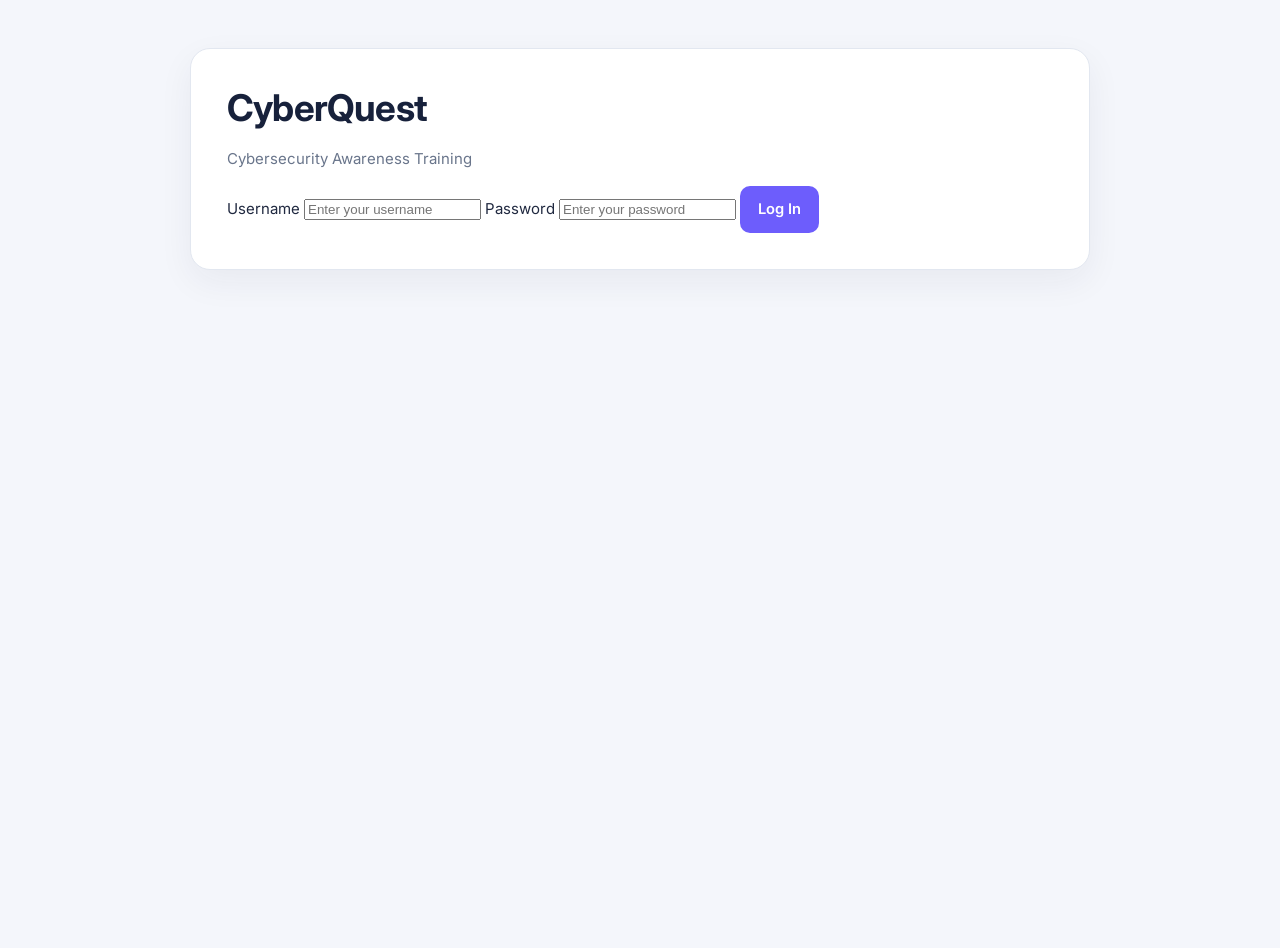
<file: fontend/index.html>
<!DOCTYPE html>
<html lang="en">
<head>
    <meta charset="UTF-8">
    <meta name="viewport" content="width=device-width, initial-scale=1.0">

    <title>CyberQuest - Login</title>

    <link rel="stylesheet" href="style.css">
</head>

<body>

    <main class="login-container">

        <h1>CyberQuest</h1>

        <p>Cybersecurity Awareness Training</p>

        <form id="loginForm">

            <label for="username">Username</label>
            <input
                type="text"
                id="username"
                placeholder="Enter your username"
                required
            >

            <label for="password">Password</label>
            <input
                type="password"
                id="password"
                placeholder="Enter your password"
                required
            >

            <button type="submit">Log In</button>

        </form>

    </main>

    <script src="app.js"></script>

</body>
</html>
</file>
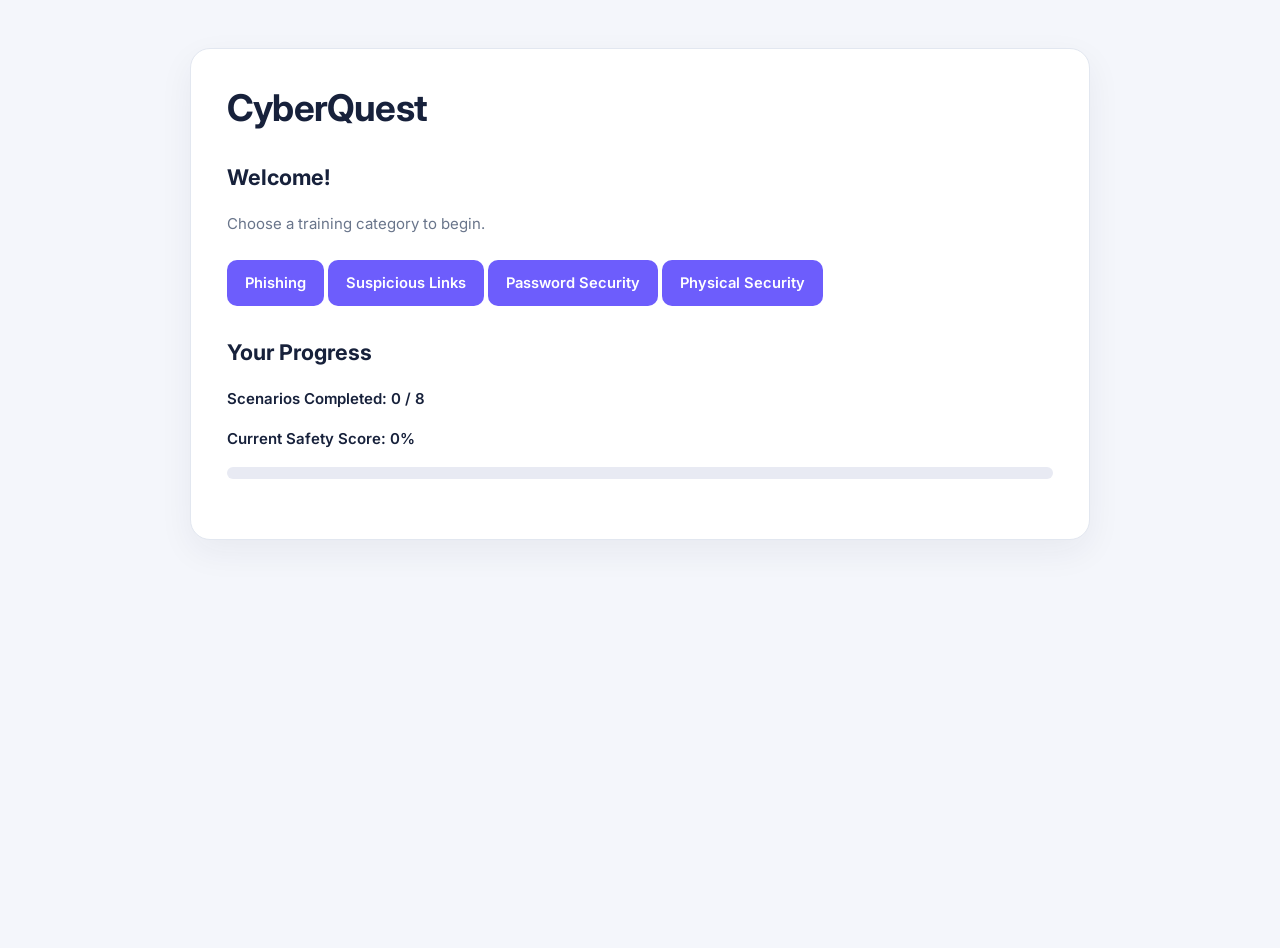
<file: fontend/dashboard.html>
<!DOCTYPE html>
<html lang="en">

<head>
    <meta charset="UTF-8">
    <meta name="viewport" content="width=device-width, initial-scale=1.0">

    <title>CyberQuest - Dashboard</title>

    <link rel="stylesheet" href="style.css">
</head>

<body>

    <main>

        <h1>CyberQuest</h1>

        <h2>Welcome!</h2>

        <p>Choose a training category to begin.</p>

        <section>

            <button onclick="window.location.href='scenarios/phishing.html'">
                Phishing
            </button>

            <button onclick="window.location.href='scenarios/links/links.html'">
                Suspicious Links
            </button>

            <button onclick="window.location.href='scenarios/password/password.html'">
                Password Security
            </button>

            <button onclick="window.location.href='scenarios/physical/physical.html'">
                Physical Security
            </button>

        </section>

        <section>

            <h2>Your Progress</h2>

            <p id="completedCount">Scenarios Completed: 0 / 8</p>

            <p id="safetyScore">Current Safety Score: 0%</p>

            <div class="progress-container">
                <div id="progressBar" class="progress-bar"></div>
            </div>

        </section>

    </main>


<script>
    const allScenarios = [
        "1",
        "2",
        "badlink1",
        "badlink2",
        "password1",
        "password2",
        "physical1",
        "physical2"
    ];

    const completed = JSON.parse(
        localStorage.getItem("completedScenarios") || "[]"
    );

    // Count completed scenarios that belong to this project.
    const validCompleted = allScenarios.filter(
        scenario => completed.includes(scenario)
    );

    document.getElementById("completedCount").textContent =
        "Scenarios Completed: " +
        validCompleted.length + " / " + allScenarios.length;

    // Average the latest score from each completed scenario.
    let totalScore = 0;

    validCompleted.forEach(function(scenario) {
        totalScore += Number(
            localStorage.getItem(scenario + "Percent") || 0
        );
    });

    const safetyScore = validCompleted.length > 0
        ? Math.round(totalScore / validCompleted.length)
        : 0;

    document.getElementById("safetyScore").textContent =
        "Current Safety Score: " + safetyScore + "%";

    // Update the visual progress bar.
    const progress = (
        validCompleted.length / allScenarios.length
    ) * 100;

    document.getElementById("progressBar").style.width =
        progress + "%";
</script>

</body>

</html>
</file>
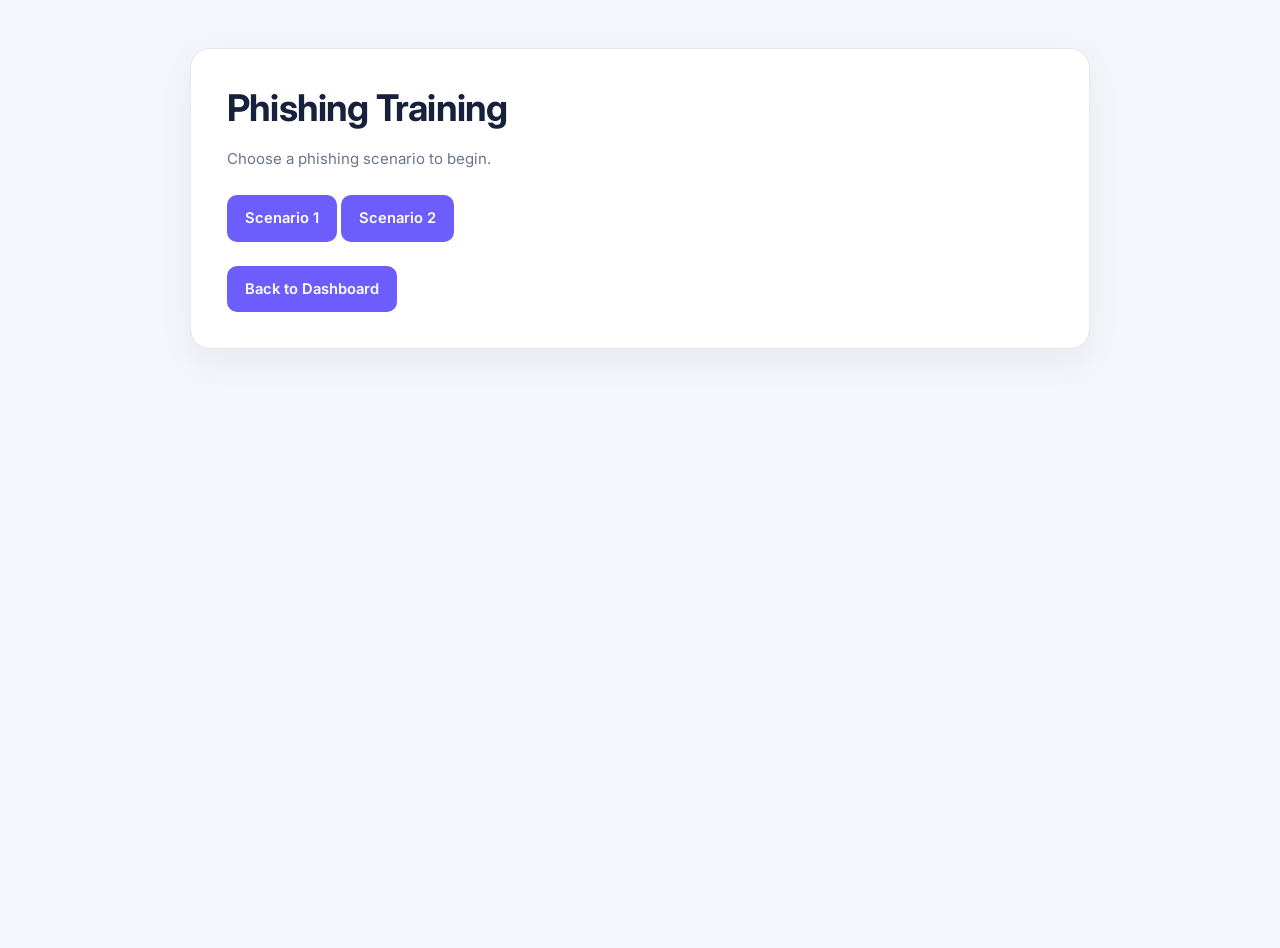
<file: fontend/scenarios/phishing.html>
<!DOCTYPE html>
<html lang="en">

<head>
    <meta charset="UTF-8">
    <meta name="viewport" content="width=device-width, initial-scale=1.0">

    <title>CyberQuest - Phishing</title>

   <link rel="stylesheet" href="../style.css">
</head>

<body>

    <main>

        <h1>Phishing Training</h1>

        <p>
            Choose a phishing scenario to begin.
        </p>

        <section>

           <button onclick="window.location.href='phishing/phishingscenario1.html'">
                Scenario 1
            </button>

            <button onclick="window.location.href='phishing/phishingscenario2.html'">
                Scenario 2
            </button>

        </section>

        <button onclick="window.location.href='../dashboard.html'">
        Back to Dashboard
        </button>

    </main>

</body>

</html>
</file>
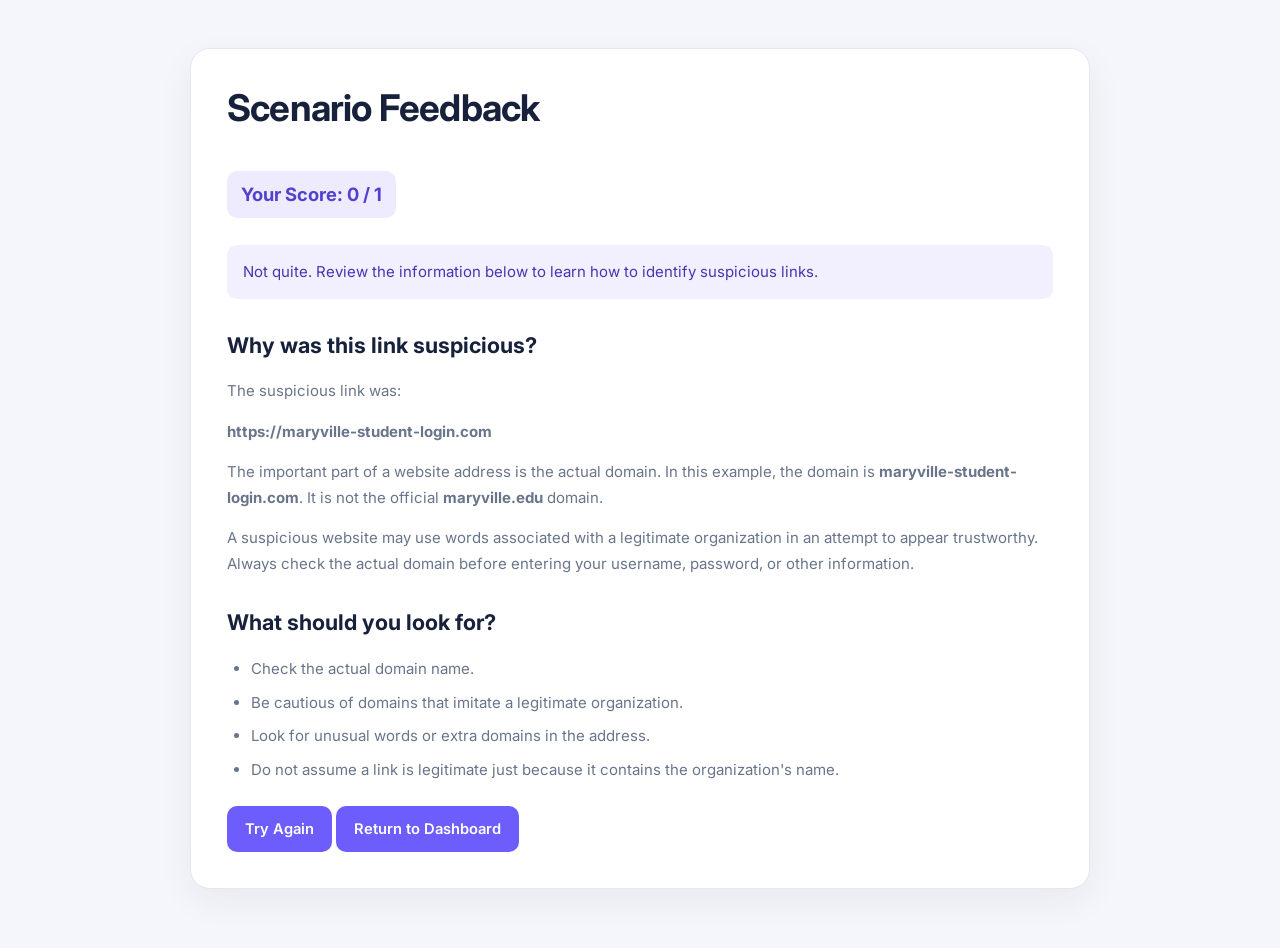
<file: fontend/feedback/links/badlinkfeedback1.html>
<!DOCTYPE html>
<html lang="en">

<head>
    <meta charset="UTF-8">

    <title>CyberQuest - Suspicious Links Feedback</title>

    <link rel="stylesheet" href="../../style.css">
</head>

<body>

    <main>

        <h1>Scenario Feedback</h1>

        <h2 id="score"></h2>

        <p id="feedbackMessage"></p>


        <section>

            <h2>Why was this link suspicious?</h2>

            <p>
                The suspicious link was:
            </p>

            <p>
                <strong>
                    https://maryville-student-login.com
                </strong>
            </p>

            <p>
                The important part of a website address is the actual
                domain. In this example, the domain is
                <strong>maryville-student-login.com</strong>.
                It is not the official <strong>maryville.edu</strong>
                domain.
            </p>

            <p>
                A suspicious website may use words associated with a
                legitimate organization in an attempt to appear trustworthy.
                Always check the actual domain before entering your username,
                password, or other information.
            </p>

        </section>


        <section>

            <h2>What should you look for?</h2>

            <ul>

                <li>
                    Check the actual domain name.
                </li>

                <li>
                    Be cautious of domains that imitate a legitimate
                    organization.
                </li>

                <li>
                    Look for unusual words or extra domains in the address.
                </li>

                <li>
                    Do not assume a link is legitimate just because it
                    contains the organization's name.
                </li>

            </ul>

        </section>


        <button onclick="window.location.href='../../scenarios/links/badlink1.html'">
             Try Again
        </button>

        <button onclick="window.location.href='../../dashboard.html'">
            Return to Dashboard
        </button>

    </main>


    <script>

        const score = localStorage.getItem("badlink1Score") || 0;

        document.getElementById("score").textContent =
            "Your Score: " + score + " / 1";


        if (Number(score) === 1) {

            document.getElementById("feedbackMessage").textContent =
                "Correct! You identified the suspicious link.";

        } else {

            document.getElementById("feedbackMessage").textContent =
                "Not quite. Review the information below to learn how to identify suspicious links.";

        }

    </script>

</body>

</html>
</file>
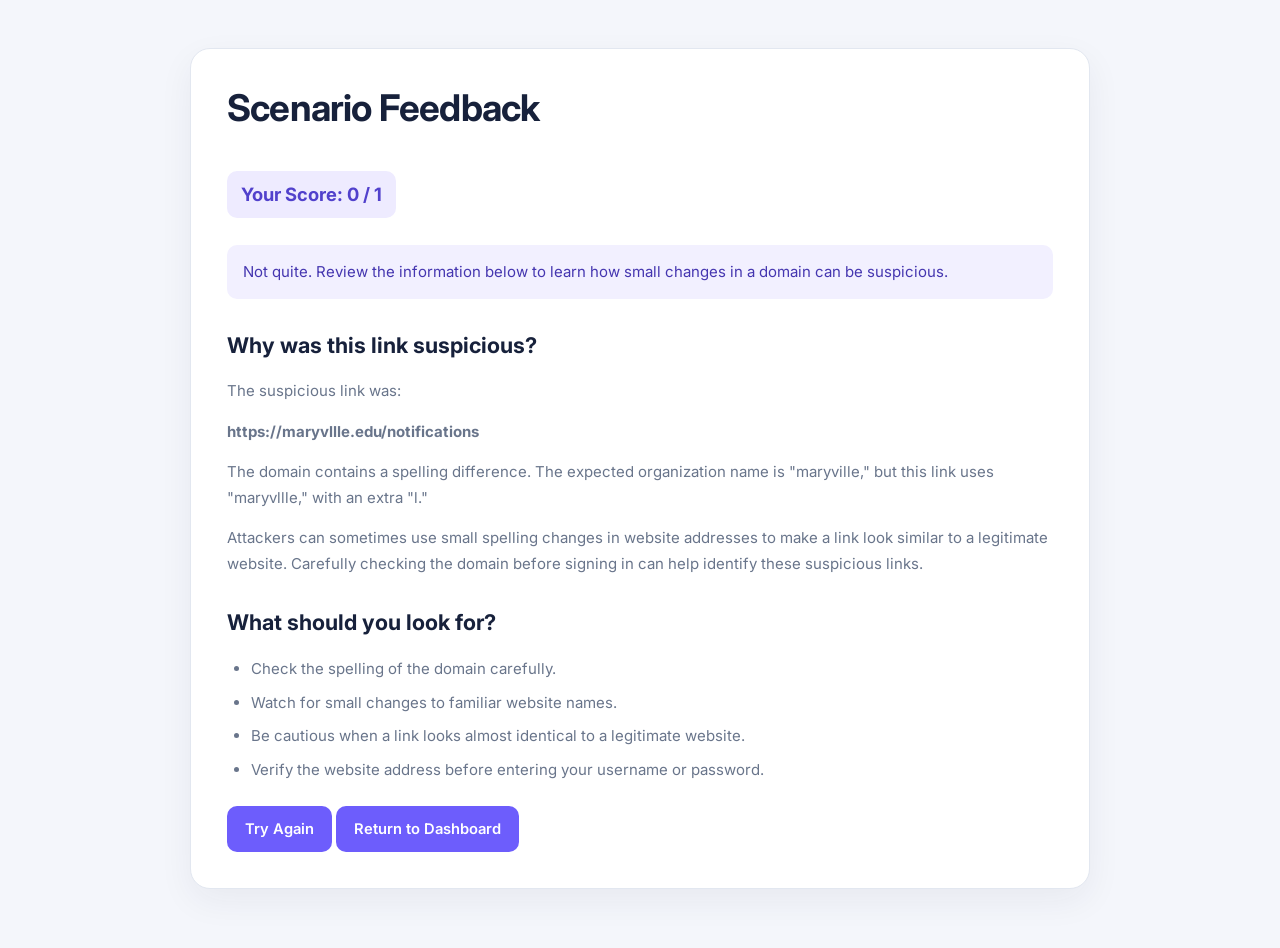
<file: fontend/feedback/links/badlinkfeedback2.html>
<!DOCTYPE html>
<html lang="en">

<head>
    <meta charset="UTF-8">

    <title>CyberQuest - Suspicious Links Feedback</title>

    <link rel="stylesheet" href="../../style.css">
</head>

<body>

    <main>

        <h1>Scenario Feedback</h1>

        <h2 id="score"></h2>

        <p id="feedbackMessage"></p>

        <section>

            <h2>Why was this link suspicious?</h2>

            <p>
                The suspicious link was:
            </p>

            <p>
                <strong>
                    https://maryvllle.edu/notifications
                </strong>
            </p>

            <p>
                The domain contains a spelling difference. The expected
                organization name is "maryville," but this link uses
                "maryvllle," with an extra "l."
            </p>

            <p>
                Attackers can sometimes use small spelling changes in
                website addresses to make a link look similar to a
                legitimate website. Carefully checking the domain before
                signing in can help identify these suspicious links.
            </p>

        </section>

        <section>

            <h2>What should you look for?</h2>

            <ul>

                <li>
                    Check the spelling of the domain carefully.
                </li>

                <li>
                    Watch for small changes to familiar website names.
                </li>

                <li>
                    Be cautious when a link looks almost identical to a
                    legitimate website.
                </li>

                <li>
                    Verify the website address before entering your
                    username or password.
                </li>

            </ul>

        </section>

        <button onclick="window.location.href='../../scenarios/links/badlink2.html'">
            Try Again
        </button>

        <button onclick="window.location.href='../../dashboard.html'">
            Return to Dashboard
        </button>

    </main>

    <script>

        const score = localStorage.getItem("badlink2Score") || 0;

        document.getElementById("score").textContent =
            "Your Score: " + score + " / 1";


        if (Number(score) === 1) {

            document.getElementById("feedbackMessage").textContent =
                "Correct! You noticed the small spelling difference in the domain.";

        } else {

            document.getElementById("feedbackMessage").textContent =
                "Not quite. Review the information below to learn how small changes in a domain can be suspicious.";

        }

    </script>

</body>

</html>
</file>
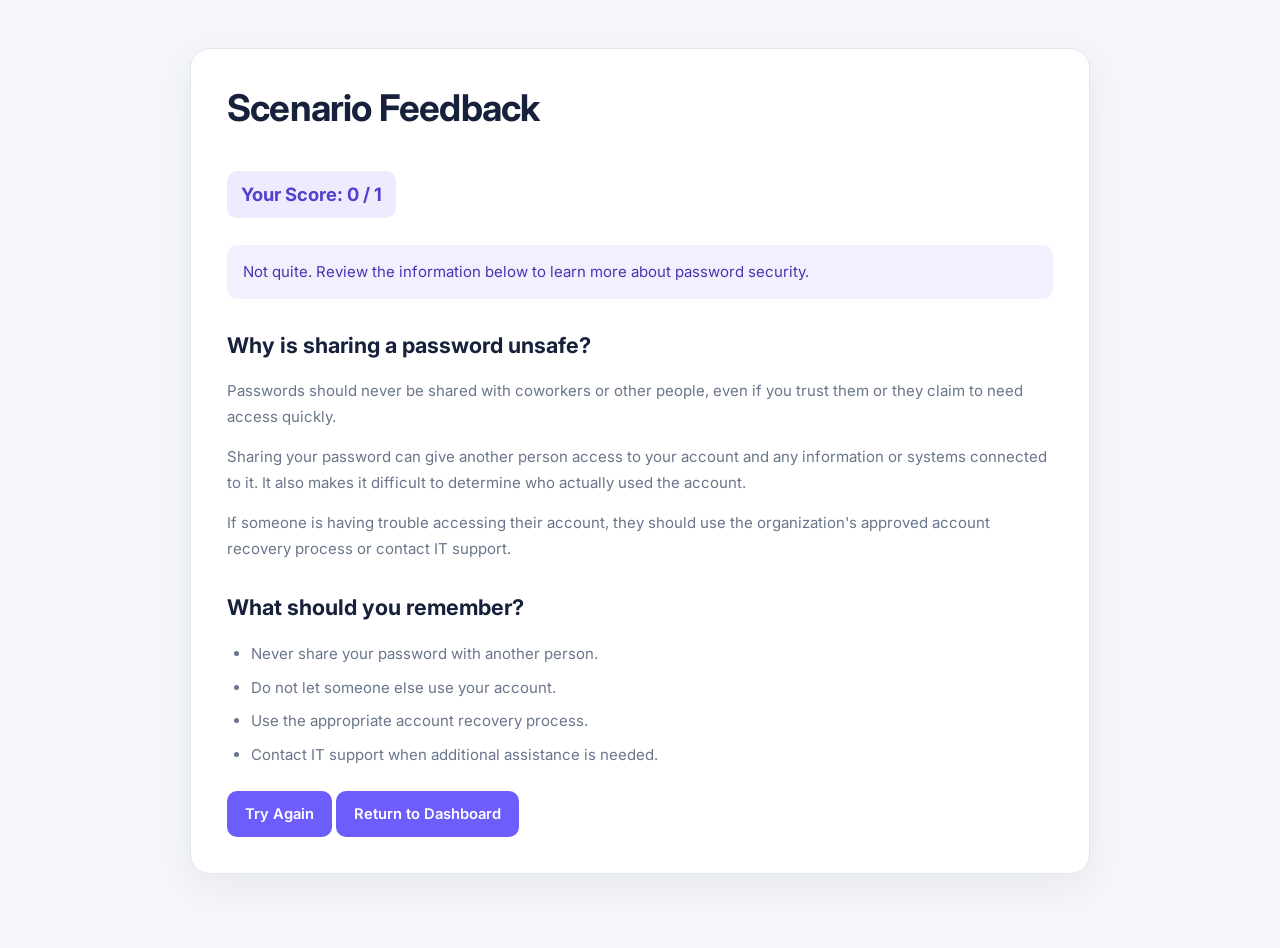
<file: fontend/feedback/password/passwordfeedback1.html>
<!DOCTYPE html>
<html lang="en">

<head>
    <meta charset="UTF-8">

    <title>CyberQuest - Password Security Feedback</title>

    <link rel="stylesheet" href="../../style.css">
</head>

<body>

    <main>

        <h1>Scenario Feedback</h1>

        <h2 id="score"></h2>

        <p id="feedbackMessage"></p>

        <section>

            <h2>Why is sharing a password unsafe?</h2>

            <p>
                Passwords should never be shared with coworkers or other
                people, even if you trust them or they claim to need access
                quickly.
            </p>

            <p>
                Sharing your password can give another person access to your
                account and any information or systems connected to it.
                It also makes it difficult to determine who actually used
                the account.
            </p>

            <p>
                If someone is having trouble accessing their account, they
                should use the organization's approved account recovery
                process or contact IT support.
            </p>

        </section>

        <section>

            <h2>What should you remember?</h2>

            <ul>

                <li>
                    Never share your password with another person.
                </li>

                <li>
                    Do not let someone else use your account.
                </li>

                <li>
                    Use the appropriate account recovery process.
                </li>

                <li>
                    Contact IT support when additional assistance is needed.
                </li>

            </ul>

        </section>

        <button onclick="window.location.href='../../scenarios/password/password1.html'">
            Try Again
        </button>

        <button onclick="window.location.href='../../dashboard.html'">
            Return to Dashboard
        </button>

    </main>

    <script>

        const score = localStorage.getItem("password1Score") || 0;

        document.getElementById("score").textContent =
            "Your Score: " + score + " / 1";

        if (Number(score) === 1) {

            document.getElementById("feedbackMessage").textContent =
                "Correct! You should never share your password with another person.";

        } else {

            document.getElementById("feedbackMessage").textContent =
                "Not quite. Review the information below to learn more about password security.";

        }

    </script>

</body>

</html>
</file>
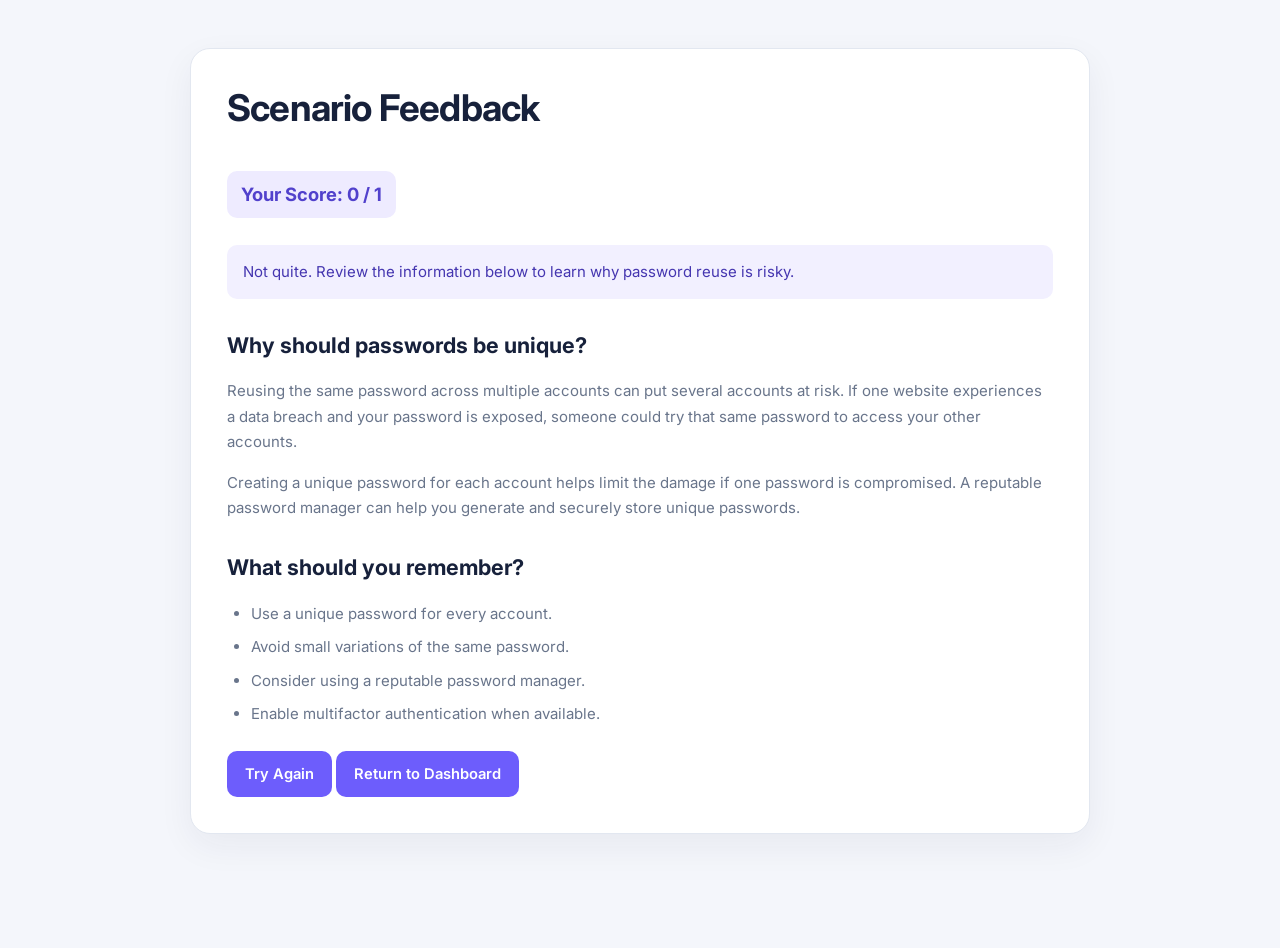
<file: fontend/feedback/password/passwordfeedback2.html>
<!DOCTYPE html>
<html lang="en">

<head>
    <meta charset="UTF-8">
    <meta name="viewport" content="width=device-width, initial-scale=1.0">

    <title>CyberQuest - Password Security Feedback</title>

    <link rel="stylesheet" href="../../style.css">
</head>

<body>

    <main>

        <h1>Scenario Feedback</h1>

        <h2 id="score"></h2>

        <p id="feedbackMessage"></p>

        <section>

            <h2>Why should passwords be unique?</h2>

            <p>
                Reusing the same password across multiple accounts can put
                several accounts at risk. If one website experiences a data
                breach and your password is exposed, someone could try that
                same password to access your other accounts.
            </p>

            <p>
                Creating a unique password for each account helps limit the
                damage if one password is compromised. A reputable password
                manager can help you generate and securely store unique
                passwords.
            </p>

        </section>

        <section>

            <h2>What should you remember?</h2>

            <ul>
                <li>Use a unique password for every account.</li>
                <li>Avoid small variations of the same password.</li>
                <li>Consider using a reputable password manager.</li>
                <li>Enable multifactor authentication when available.</li>
            </ul>

        </section>

        <button onclick="window.location.href='../../scenarios/password/password2.html'">
            Try Again
        </button>

        <button onclick="window.location.href='../../dashboard.html'">
            Return to Dashboard
        </button>

    </main>

    <script>
        const score = localStorage.getItem("password2Score") || 0;

        document.getElementById("score").textContent =
            "Your Score: " + score + " / 1";

        if (Number(score) === 1) {
            document.getElementById("feedbackMessage").textContent =
                "Correct! Using unique passwords helps protect your other accounts.";
        } else {
            document.getElementById("feedbackMessage").textContent =
                "Not quite. Review the information below to learn why password reuse is risky.";
        }
    </script>

</body>

</html>
</file>
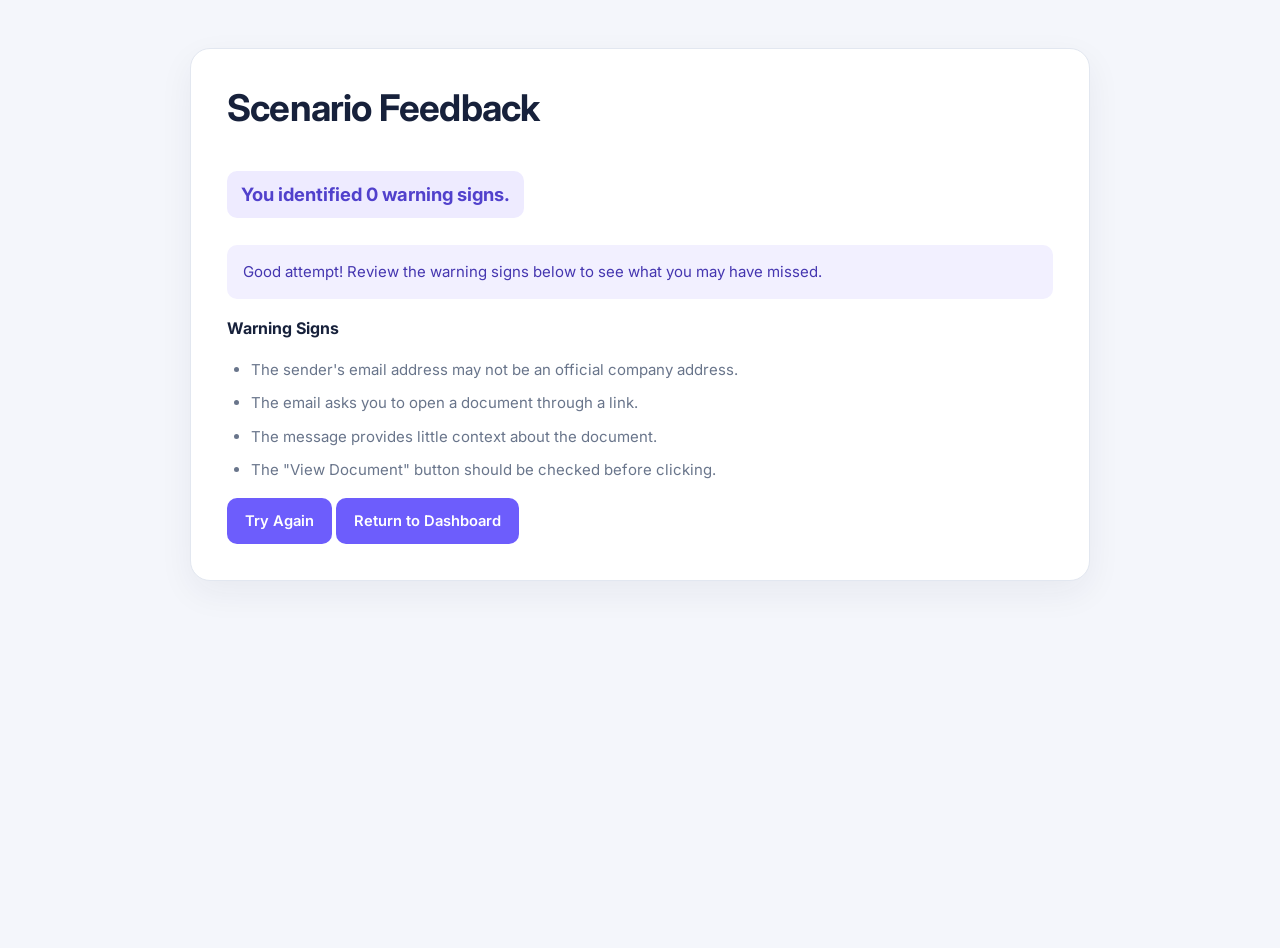
<file: fontend/feedback/phishing/phishfeedback2.html>
<!DOCTYPE html>
<html lang="en">

<head>
    <meta charset="UTF-8">
    <meta name="viewport" content="width=device-width, initial-scale=1.0">
    <title>CyberQuest - Phishing Feedback</title>
    <link rel="stylesheet" href="../../style.css">
</head>

<body>

    <main>

        <h1>Scenario Feedback</h1>

        <h2 id="score"></h2>

        <p id="feedbackMessage"></p>

        <h3>Warning Signs</h3>

        <ul>
            <li>The sender's email address may not be an official company address.</li>
            <li>The email asks you to open a document through a link.</li>
            <li>The message provides little context about the document.</li>
            <li>The "View Document" button should be checked before clicking.</li>
        </ul>

        <button onclick="window.location.href='../../scenarios/phishing/phishingscenario2.html'">
            Try Again
        </button>

        <button onclick="window.location.href='../../dashboard.html'">
            Return to Dashboard
        </button>

    </main>

    <script>
        const score = localStorage.getItem("2Score") || 0;

        document.getElementById("score").textContent =
            "You identified " + score + " warning signs.";

        if (Number(score) === 4) {
            document.getElementById("feedbackMessage").textContent =
                "Great job! You identified all of the suspicious elements.";
        } else {
            document.getElementById("feedbackMessage").textContent =
                "Good attempt! Review the warning signs below to see what you may have missed.";
        }
    </script>

</body>

</html>
</file>
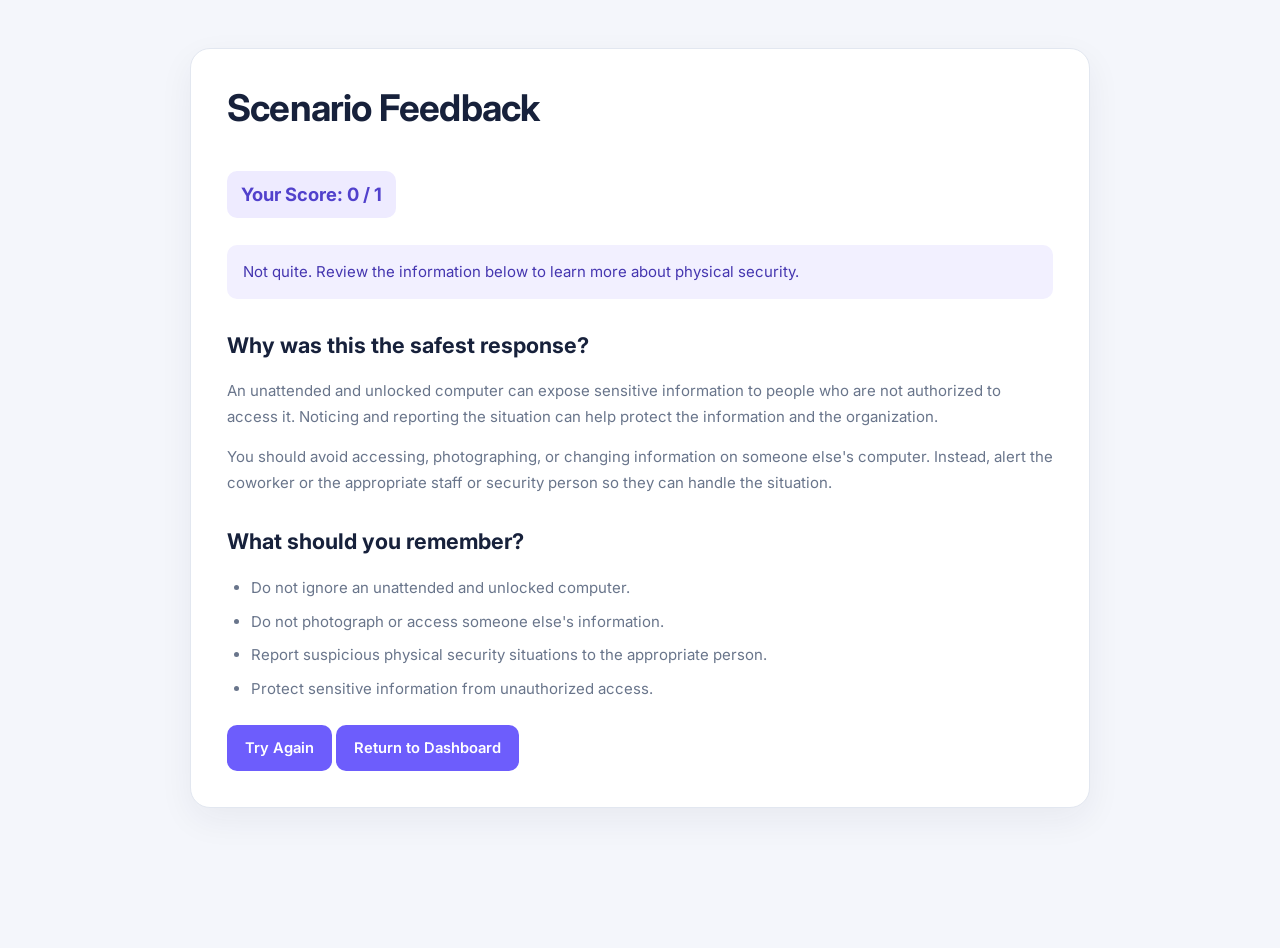
<file: fontend/feedback/physical/physicalfeedback1.html>
<!DOCTYPE html>
<html lang="en">

<head>
    <meta charset="UTF-8">

    <title>CyberQuest - Physical Security Feedback</title>

    <link rel="stylesheet" href="../../style.css">
</head>

<body>

    <main>

        <h1>Scenario Feedback</h1>

        <h2 id="score"></h2>

        <p id="feedbackMessage"></p>

        <section>

            <h2>Why was this the safest response?</h2>

            <p>
                An unattended and unlocked computer can expose sensitive
                information to people who are not authorized to access it.
                Noticing and reporting the situation can help protect the
                information and the organization.
            </p>

            <p>
                You should avoid accessing, photographing, or changing
                information on someone else's computer. Instead, alert the
                coworker or the appropriate staff or security person so they
                can handle the situation.
            </p>

        </section>

        <section>

            <h2>What should you remember?</h2>

            <ul>

                <li>
                    Do not ignore an unattended and unlocked computer.
                </li>

                <li>
                    Do not photograph or access someone else's information.
                </li>

                <li>
                    Report suspicious physical security situations to the
                    appropriate person.
                </li>

                <li>
                    Protect sensitive information from unauthorized access.
                </li>

            </ul>

        </section>

        <button onclick="window.location.href='../../scenarios/physical/physical1.html'">
            Try Again
        </button>

        <button onclick="window.location.href='../../dashboard.html'">
            Return to Dashboard
        </button>

    </main>

    <script>

        const score = localStorage.getItem("physical1Score") || 0;

        document.getElementById("score").textContent =
            "Your Score: " + score + " / 1";

        if (Number(score) === 1) {

            document.getElementById("feedbackMessage").textContent =
                "Correct! Reporting the situation helps protect sensitive information.";

        } else {

            document.getElementById("feedbackMessage").textContent =
                "Not quite. Review the information below to learn more about physical security.";

        }

    </script>

</body>

</html>
</file>
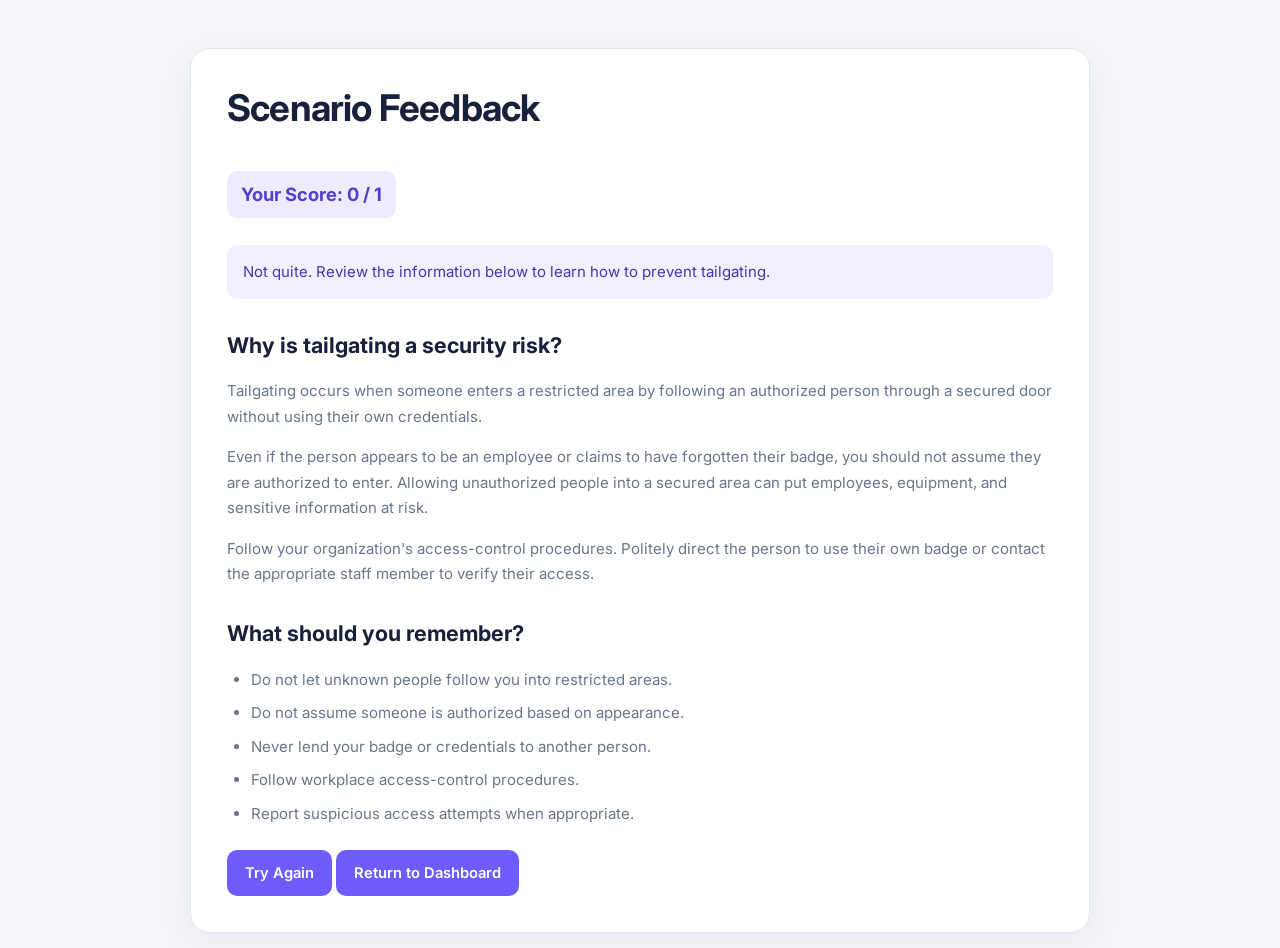
<file: fontend/feedback/physical/physicalfeedback2.html>
<!DOCTYPE html>
<html lang="en">

<head>
    <meta charset="UTF-8">
    <meta name="viewport" content="width=device-width, initial-scale=1.0">

    <title>CyberQuest - Physical Security Feedback</title>

    <link rel="stylesheet" href="../../style.css">
</head>

<body>

    <main>

        <h1>Scenario Feedback</h1>

        <h2 id="score"></h2>

        <p id="feedbackMessage"></p>

        <section>

            <h2>Why is tailgating a security risk?</h2>

            <p>
                Tailgating occurs when someone enters a restricted area
                by following an authorized person through a secured door
                without using their own credentials.
            </p>

            <p>
                Even if the person appears to be an employee or claims
                to have forgotten their badge, you should not assume
                they are authorized to enter. Allowing unauthorized
                people into a secured area can put employees, equipment,
                and sensitive information at risk.
            </p>

            <p>
                Follow your organization's access-control procedures.
                Politely direct the person to use their own badge or
                contact the appropriate staff member to verify their access.
            </p>

        </section>

        <section>

            <h2>What should you remember?</h2>

            <ul>
                <li>Do not let unknown people follow you into restricted areas.</li>
                <li>Do not assume someone is authorized based on appearance.</li>
                <li>Never lend your badge or credentials to another person.</li>
                <li>Follow workplace access-control procedures.</li>
                <li>Report suspicious access attempts when appropriate.</li>
            </ul>

        </section>

        <button onclick="window.location.href='../../scenarios/physical/physical2.html'">
            Try Again
        </button>

        <button onclick="window.location.href='../../dashboard.html'">
            Return to Dashboard
        </button>

    </main>

    <script>
        const score = localStorage.getItem("physical2Score") || 0;

        document.getElementById("score").textContent =
            "Your Score: " + score + " / 1";

        if (Number(score) === 1) {
            document.getElementById("feedbackMessage").textContent =
                "Correct! Verifying access helps protect restricted areas.";
        } else {
            document.getElementById("feedbackMessage").textContent =
                "Not quite. Review the information below to learn how to prevent tailgating.";
        }
    </script>

</body>

</html>
</file>
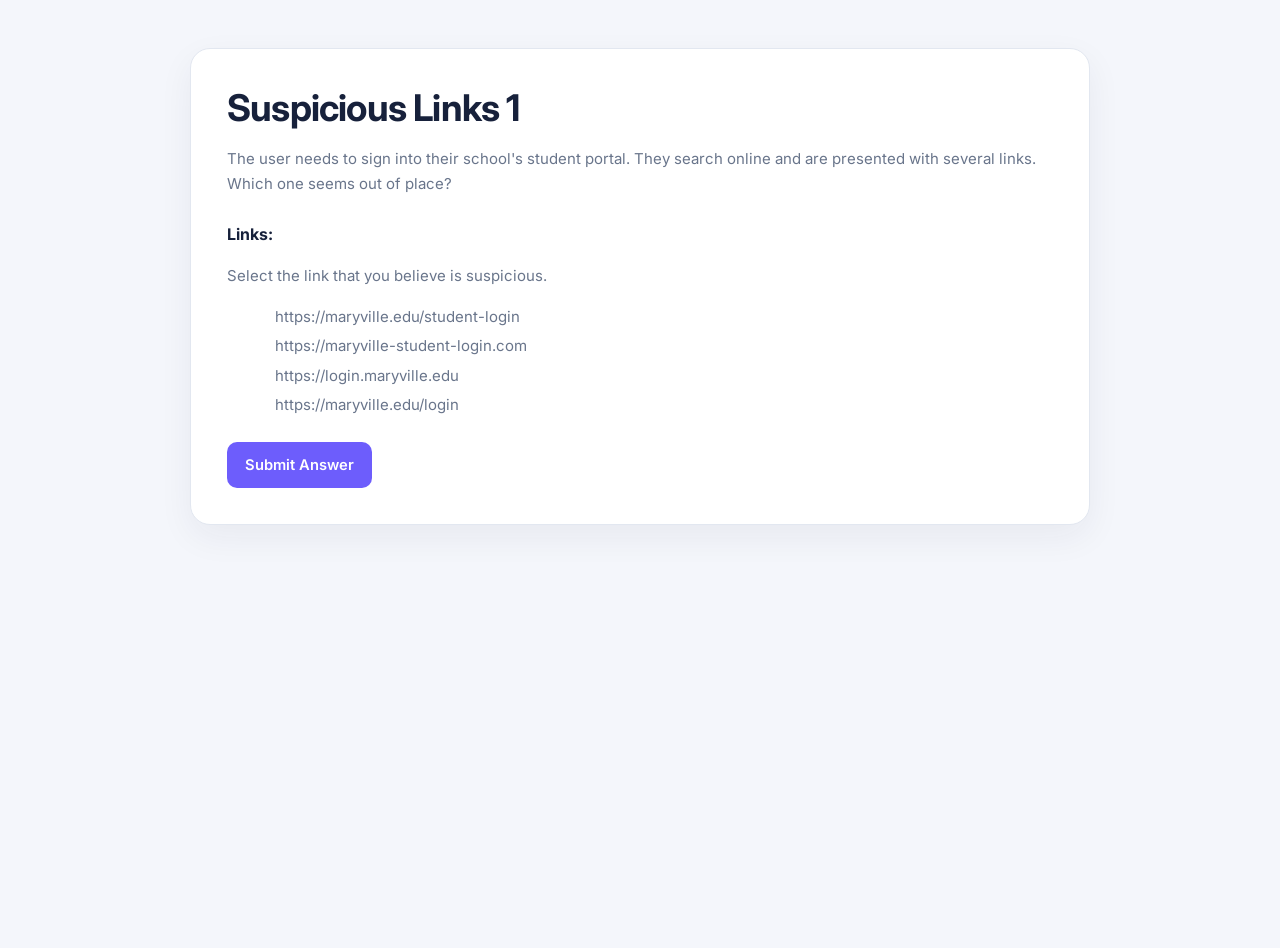
<file: fontend/scenarios/links/badlink1.html>
<!DOCTYPE html>
<html lang="en">

<head>
    <meta charset="UTF-8">

    <title>CyberQuest - Suspicious Links 1</title>

    <link rel="stylesheet" href="../../style.css">
</head>

<body data-scenario="badlink1">

    <main>

        <h1>Suspicious Links 1</h1>

        <p>
            The user needs to sign into their school's student portal.
            They search online and are presented with several links.
            Which one seems out of place?
        </p>

        <section>

            <h3>Links:</h3>

            <p>
                Select the link that you believe is suspicious.
            </p>
            
            <ul>
            <div class="link-options">

                <ol>
                <button class="selectable" data-answer="incorrect">
                    https://maryville.edu/student-login
                </button>
                </ol>

                <ol>
                <button class="selectable" data-answer="correct">
                    https://maryville-student-login.com
                </button>
                </ol>

                <ol>
                <button class="selectable" data-answer="incorrect">
                    https://login.maryville.edu
                </button>
                </ol>

                <ol>
                <button class="selectable" data-answer="incorrect">
                    https://maryville.edu/login
                </button>
                </ol>
            </div>
            </ul>
        </section>

        <button id="submitButton">
            Submit Answer
        </button>

    </main>

    <script src="../../app.js"></script>

</body>

</html>
</file>
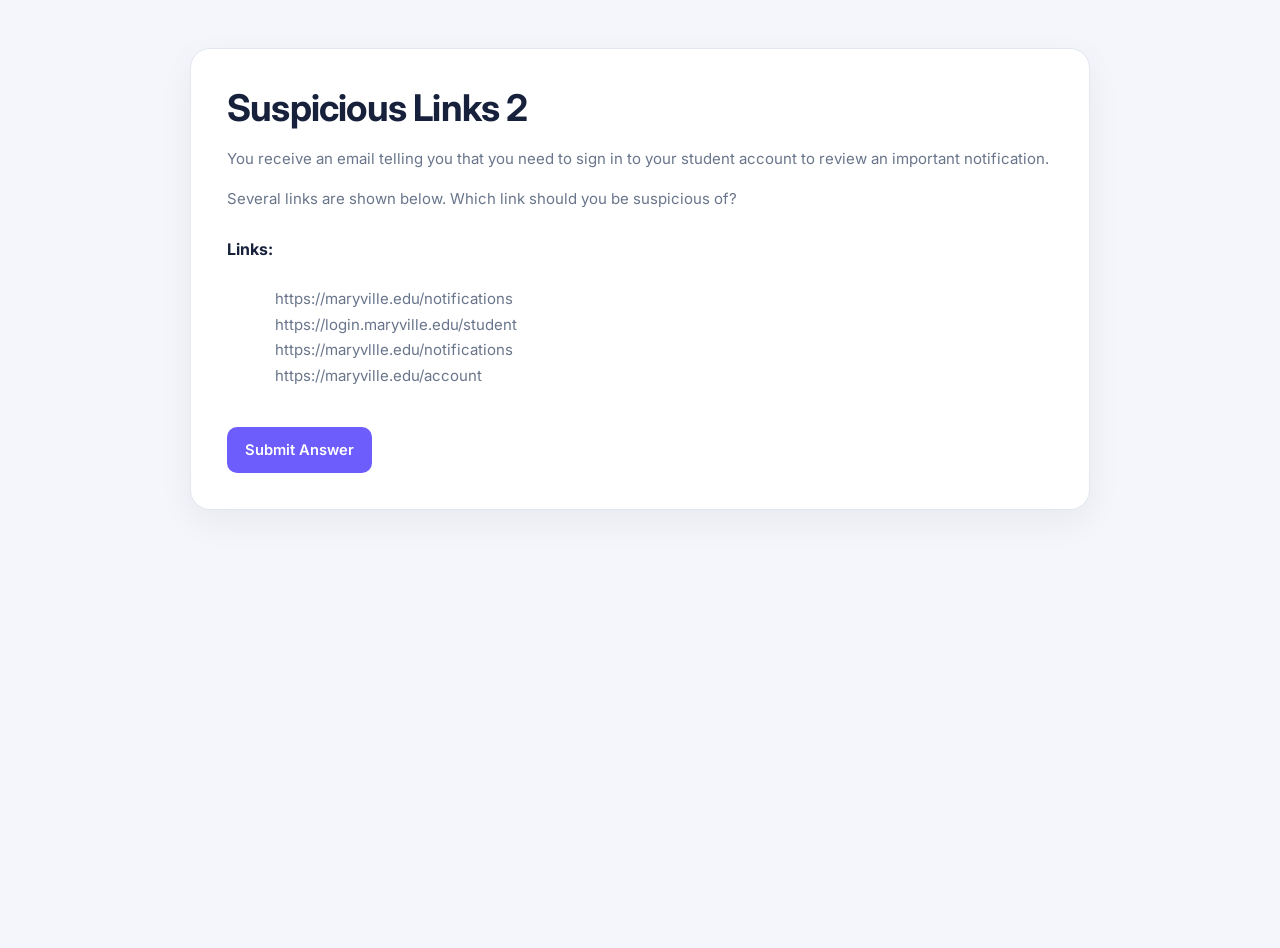
<file: fontend/scenarios/links/badlink2.html>
<!DOCTYPE html>
<html lang="en">

<head>
    <meta charset="UTF-8">

    <title>CyberQuest - Suspicious Links 2</title>

    <link rel="stylesheet" href="../../style.css">
</head>

<body data-scenario="badlink2" data-selection="single">

    <main>

        <h1>Suspicious Links 2</h1>

        <p>
            You receive an email telling you that you need to sign in to
            your student account to review an important notification.
        </p>

        <p>
            Several links are shown below. Which link should you be
            suspicious of?
        </p>

        <section>

            <h3>Links:</h3>

            <div class="link-options">

                <ul>

                    <ol>
                <button class="selectable" data-answer="incorrect">
                    https://maryville.edu/notifications
                </button>
                    </ol>
                    <ol>
                <button class="selectable" data-answer="incorrect">
                    https://login.maryville.edu/student
                </button>
                    </ol>
                    <ol>
                <button class="selectable" data-answer="correct">
                    https://maryvllle.edu/notifications
                </button>
                    </ol>
                    <ol>
                <button class="selectable" data-answer="incorrect">
                    https://maryville.edu/account
                </button>
                    </ol>
                </ul>
            </div>

        </section>

        <button id="submitButton">
            Submit Answer
        </button>

    </main>

    <script src="../../app.js"></script>

</body>

</html>
</file>
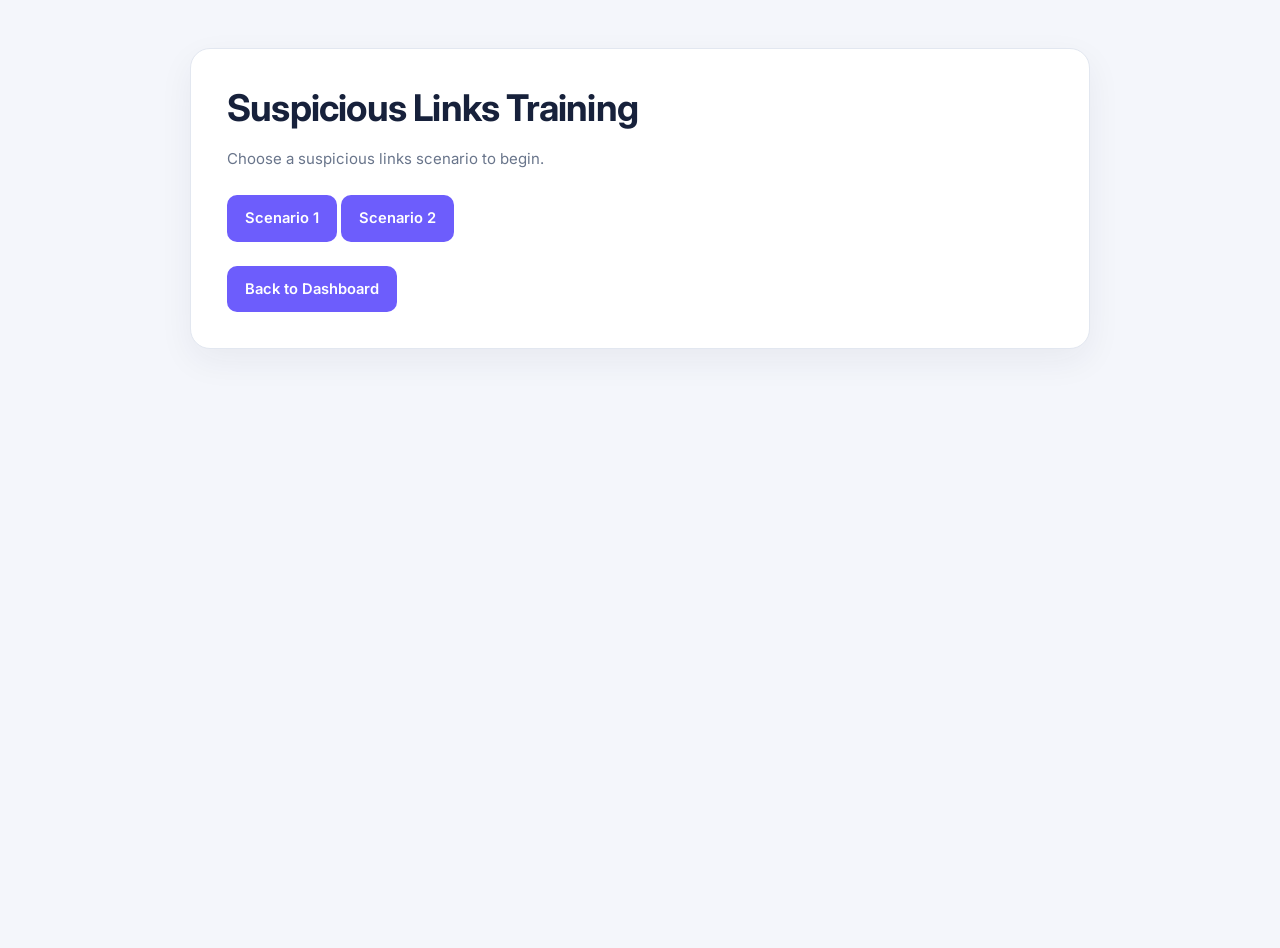
<file: fontend/scenarios/links/links.html>
<!DOCTYPE html>
<html lang="en">

<head>
    <meta charset="UTF-8">
    <meta name="viewport" content="width=device-width, initial-scale=1.0">

    <title>CyberQuest - Suspicious Links</title>

    <link rel="stylesheet" href="../../style.css">
</head>

<body>

    <main>

        <h1>Suspicious Links Training</h1>

        <p>
            Choose a suspicious links scenario to begin.
        </p>

        <section>

            <button onclick="window.location.href='badlink1.html'">
                Scenario 1
            </button>

            <button onclick="window.location.href='badlink2.html'">
                Scenario 2
            </button>

        </section>

        <button onclick="window.location.href='../../dashboard.html'">
            Back to Dashboard
        </button>

    </main>

</body>

</html>
</file>
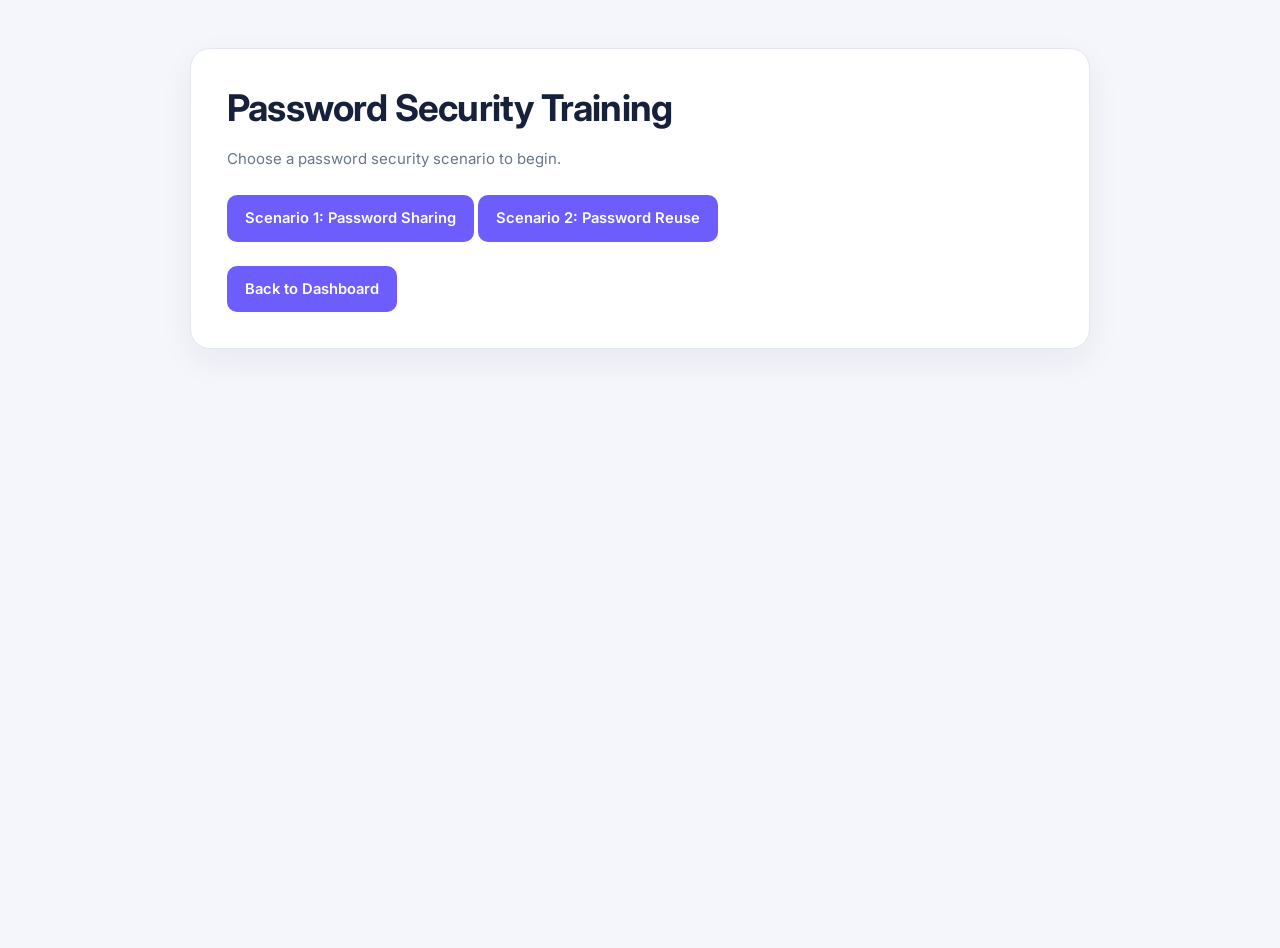
<file: fontend/scenarios/password/password.html>
<!DOCTYPE html>
<html lang="en">

<head>
    <meta charset="UTF-8">
    <meta name="viewport" content="width=device-width, initial-scale=1.0">

    <title>CyberQuest - Password Security</title>

    <link rel="stylesheet" href="../../style.css">
</head>

<body>

    <main>

        <h1>Password Security Training</h1>

        <p>Choose a password security scenario to begin.</p>

        <section>

            <button onclick="window.location.href='password1.html'">
                Scenario 1: Password Sharing
            </button>

            <button onclick="window.location.href='password2.html'">
                Scenario 2: Password Reuse
            </button>

        </section>

        <button onclick="window.location.href='../../dashboard.html'">
            Back to Dashboard
        </button>

    </main>

</body>

</html>
</file>
<file: fontend/style.css>
@import url('https://fonts.googleapis.com/css2?family=Inter:wght@400;500;600;700;800&display=swap');

:root {
    --primary: #6d5dfc;
    --primary-hover: #5746e8;
    --navy: #17213b;
    --background: #f4f6fb;
    --surface: #ffffff;
    --text: #202940;
    --muted: #69758b;
    --border: #e2e7f0;
    --success: #16845b;
    --danger: #c2414b;
    --radius: 14px;
}

/* General page styling */

* {
    box-sizing: border-box;
}

body {
    margin: 0;
    min-height: 100vh;
    font-family: 'Inter', Arial, sans-serif;
    background: var(--background);
    color: var(--text);
    font-size: 15px;
    line-height: 1.7;
}

/* Main content */

main {
    width: min(900px, calc(100% - 32px));
    margin: 48px auto;
    padding: 36px;
    background: var(--surface);
    border: 1px solid var(--border);
    border-radius: 20px;
    box-shadow: 0 12px 35px rgba(28, 39, 75, 0.06);
}

/* Headings */

h1 {
    margin-top: 0;
    margin-bottom: 12px;
    color: var(--navy);
    font-size: clamp(1.8rem, 4vw, 2.3rem);
    line-height: 1.25;
    letter-spacing: -0.8px;
}

h2 {
    margin-top: 28px;
    margin-bottom: 12px;
    color: var(--navy);
    font-size: 1.35rem;
}

h3 {
    margin-bottom: 8px;
    color: var(--navy);
    font-size: 1rem;
}

p {
    color: var(--muted);
}

section {
    margin: 24px 0;
}

/* Standard buttons */

button {
    display: inline-block;
    padding: 12px 18px;
    border: none;
    border-radius: 10px;
    background: var(--primary);
    color: white;
    font-family: inherit;
    font-size: 0.92rem;
    font-weight: 600;
    line-height: 1.5;
    cursor: pointer;
    transition:
        background 0.2s ease,
        transform 0.2s ease,
        box-shadow 0.2s ease;
}

button:hover {
    background: var(--primary-hover);
    box-shadow: 0 4px 12px rgba(109, 93, 252, 0.2);
    transform: translateY(-1px);
}

button:focus-visible {
    outline: 3px solid #b9b1ff;
    outline-offset: 3px;
}

/* Scenario answer buttons */


/* Selectable answers in scenarios */
.selectable {
    display: inline;
    width: auto;
    margin: 0;
    padding: 0;
    border: none;
    border-radius: 3px;
    background: transparent;
    color: inherit;
    text-align: inherit;
    font: inherit;
    font-weight: inherit;
    line-height: inherit;
    overflow-wrap: anywhere;
    box-shadow: none;
    transform: none;
    cursor: pointer;
}

/* Subtle hover effect */
.selectable:hover {
    background: rgba(109, 93, 252, 0.08);
    color: inherit;
    border: none;
    box-shadow: none;
    transform: none;
}

/* Highlight after clicking */
.selectable.selected {
    border: none;
    background: #eeebff;
    color: inherit;
    box-shadow: inset 0 -2px 0 #8b80f9;
}

/* Keyboard accessibility */
.selectable:focus-visible {
    outline: 2px solid #8b80f9;
    outline-offset: 2px;
}

/* Link and multiple-choice layouts */

.link-options {
    display: flex;
    flex-direction: column;
    gap: 4px;
}

/* Fake email window */

.email {
    margin: 24px 0;
    padding: 24px;
    border: 1px solid var(--border);
    border-radius: 14px;
    background: #fbfcff;
}

.email h3 {
    margin-top: 16px;
}

.email h3:first-child {
    margin-top: 0;
}

.email p {
    color: #46516a;
}

.email .selectable {
    margin: 6px 0;
}

/* Progress bar */

.progress-container {
    width: 100%;
    height: 12px;
    margin-top: 12px;
    overflow: hidden;
    border-radius: 20px;
    background: #e8eaf3;
}

.progress-bar {
    width: 0%;
    height: 100%;
    border-radius: 20px;
    background: linear-gradient(90deg, #6d5dfc, #9588ff);
    transition: width 0.4s ease;
}

/* Feedback sections */

.feedback {
    margin-top: 18px;
}

#feedbackMessage {
    padding: 14px 16px;
    border-radius: 10px;
    background: #f2f0ff;
    color: #4536b0;
}

#score {
    display: inline-block;
    padding: 8px 14px;
    border-radius: 10px;
    background: #eeebff;
    color: #5141cc;
    font-size: 1.15rem;
}

/* Lists */

ul,
ol {
    padding-left: 24px;
    color: var(--muted);
}

li {
    margin: 8px 0;
}

/* Links */

a {
    color: var(--primary);
    text-decoration: none;
}

a:hover {
    text-decoration: underline;
}

/* Dashboard sections */

#completedCount,
#safetyScore {
    color: var(--navy);
    font-weight: 600;
}

/* Smaller screens */

@media (max-width: 600px) {
    main {
        width: calc(100% - 24px);
        margin: 16px auto;
        padding: 22px 18px;
        border-radius: 15px;
    }

    button {
        max-width: 100%;
    }

    .email {
        padding: 16px;
    }

    .selectable {
        padding: 13px;
        font-size: 0.88rem;
    }
}
</file>
